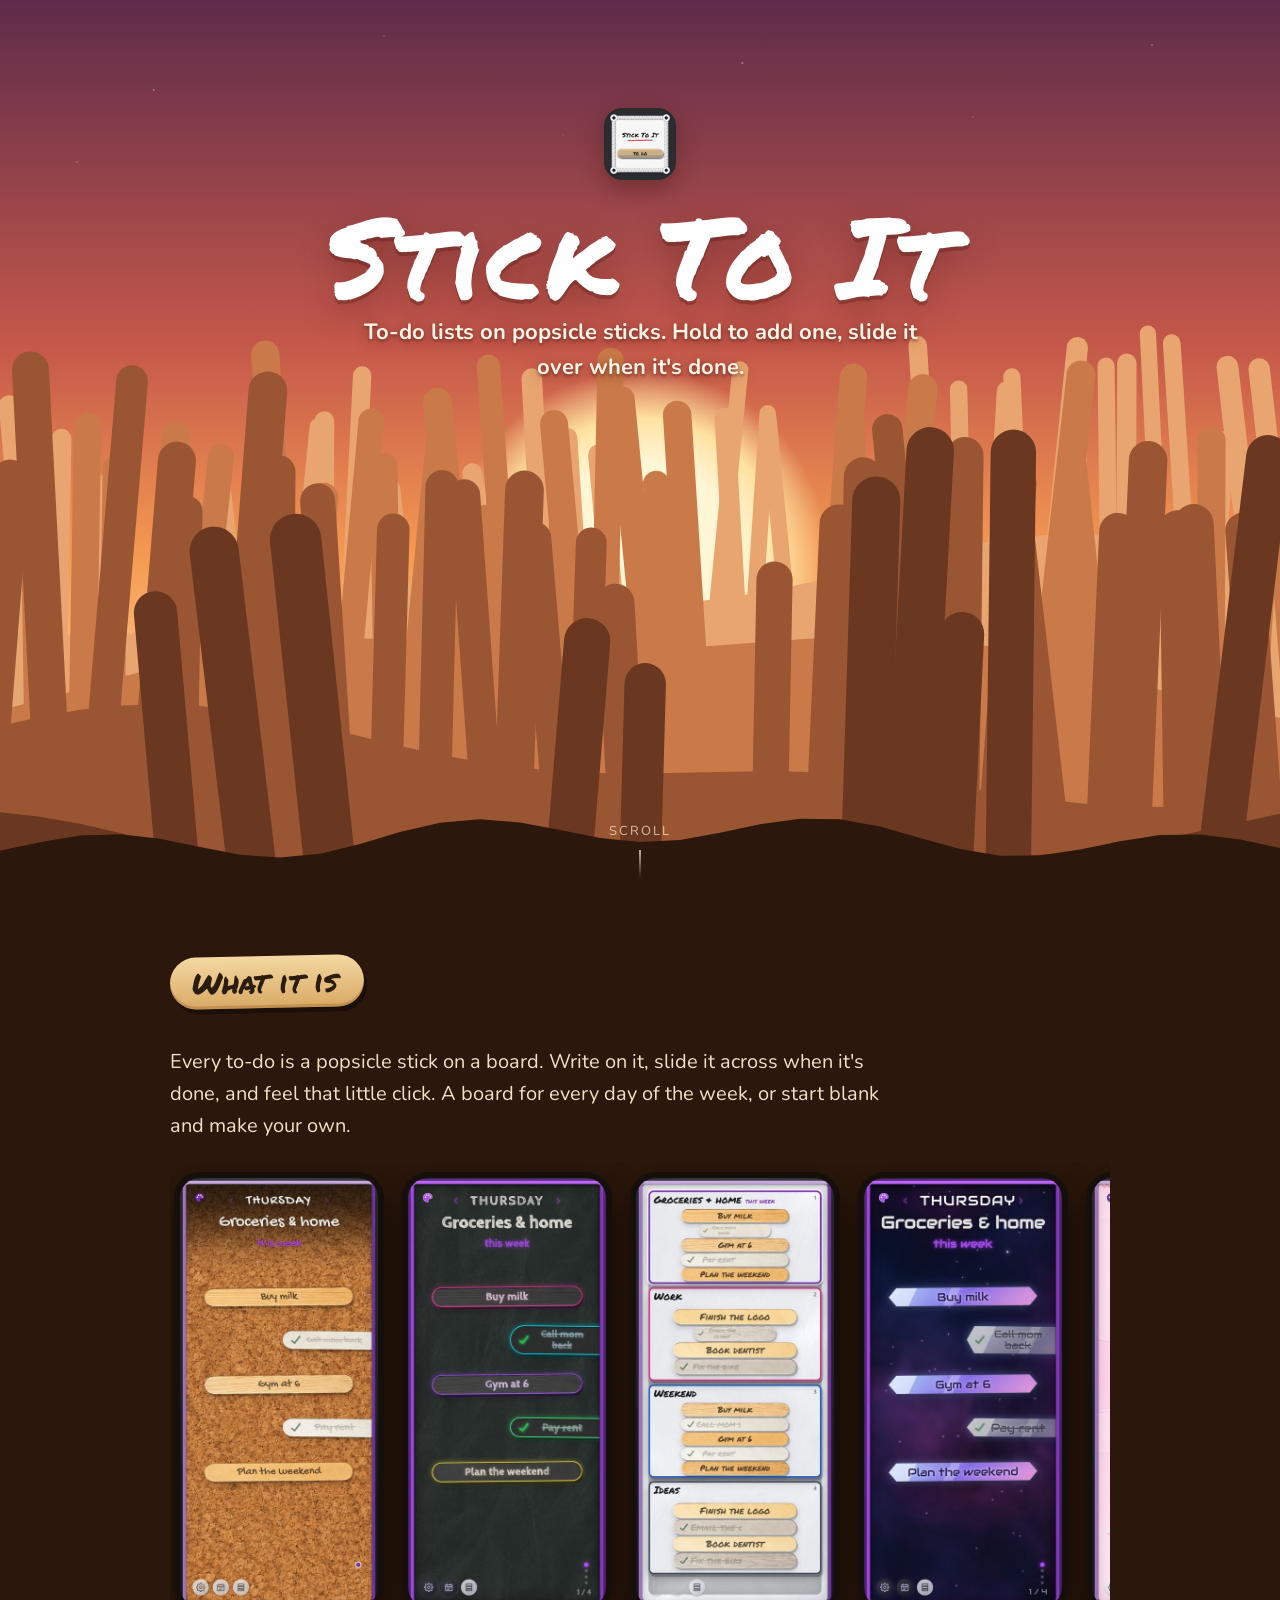
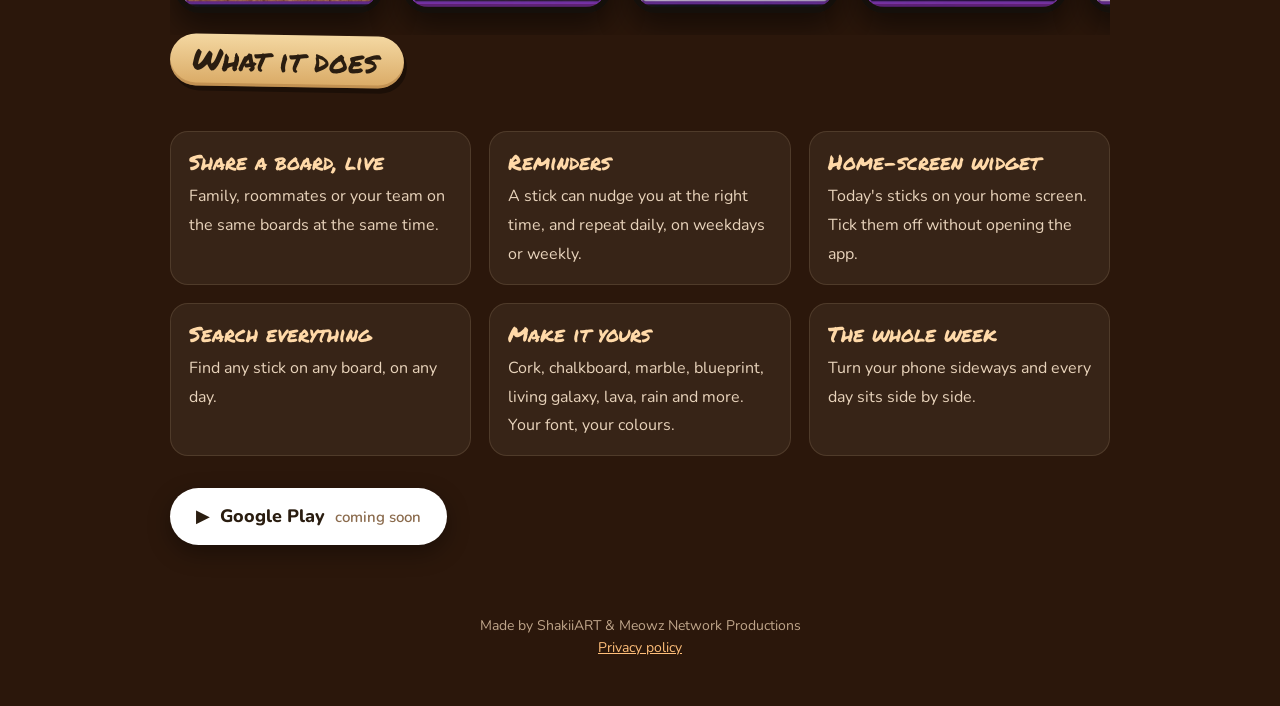
<file: index.html>
<!doctype html>
<html lang="en"><head><meta charset="utf-8"><meta name="viewport" content="width=device-width,initial-scale=1">
<title>Stick To It</title>
<meta name="description" content="To-do lists on popsicle sticks. Hold to add one, slide it over when it's done, and share a board with anyone, live.">
<link rel="icon" href="img/icon.png">
<link rel="stylesheet" href="site.css">
</head><body>
<header class="hero">
  <div class="stars"></div><div class="sun"></div>
  <div class="title">
    <img src="img/icon.png" alt="">
    <h1>Stick To It</h1>
    <p>To-do lists on popsicle sticks. Hold to add one, slide it over when it's done.</p>
  </div>
  <a class="cue" href="#about">Scroll</a>
</header>
<main>
  <div class="wrap" id="about">
    <div class="stickhead">What it is</div>
    <p class="lede">Every to-do is a popsicle stick on a board. Write on it, slide it across when it's done, and feel that little click. A board for every day of the week, or start blank and make your own.</p>
    <div class="shots">
      <img src="img/cork.jpg" alt="Corkboard with sticks" loading="lazy">
      <img src="img/chalk.jpg" alt="Night mode with neon sticks" loading="lazy">
      <img src="img/white.jpg" alt="Every board at a glance" loading="lazy">
      <img src="img/galaxy.jpg" alt="Living galaxy background" loading="lazy">
      <img src="img/pastel.jpg" alt="Sakura style" loading="lazy">
    </div>
    <div class="stickhead alt">What it does</div>
    <div class="grid">
      <div class="feat"><b>Share a board, live</b><span>Family, roommates or your team on the same boards at the same time.</span></div>
      <div class="feat"><b>Reminders</b><span>A stick can nudge you at the right time, and repeat daily, on weekdays or weekly.</span></div>
      <div class="feat"><b>Home-screen widget</b><span>Today's sticks on your home screen. Tick them off without opening the app.</span></div>
      <div class="feat"><b>Search everything</b><span>Find any stick on any board, on any day.</span></div>
      <div class="feat"><b>Make it yours</b><span>Cork, chalkboard, marble, blueprint, living galaxy, lava, rain and more. Your font, your colours.</span></div>
      <div class="feat"><b>The whole week</b><span>Turn your phone sideways and every day sits side by side.</span></div>
    </div>
    <a class="cta" href="#" onclick="return false">&#9654;&nbsp; Google Play <small>coming soon</small></a>
  </div>
</main>
<footer>Made by ShakiiART &amp; Meowz Network Productions<br><a href="privacy.html">Privacy policy</a></footer>
<script src="parallax.js"></script>
</body></html>
</file>
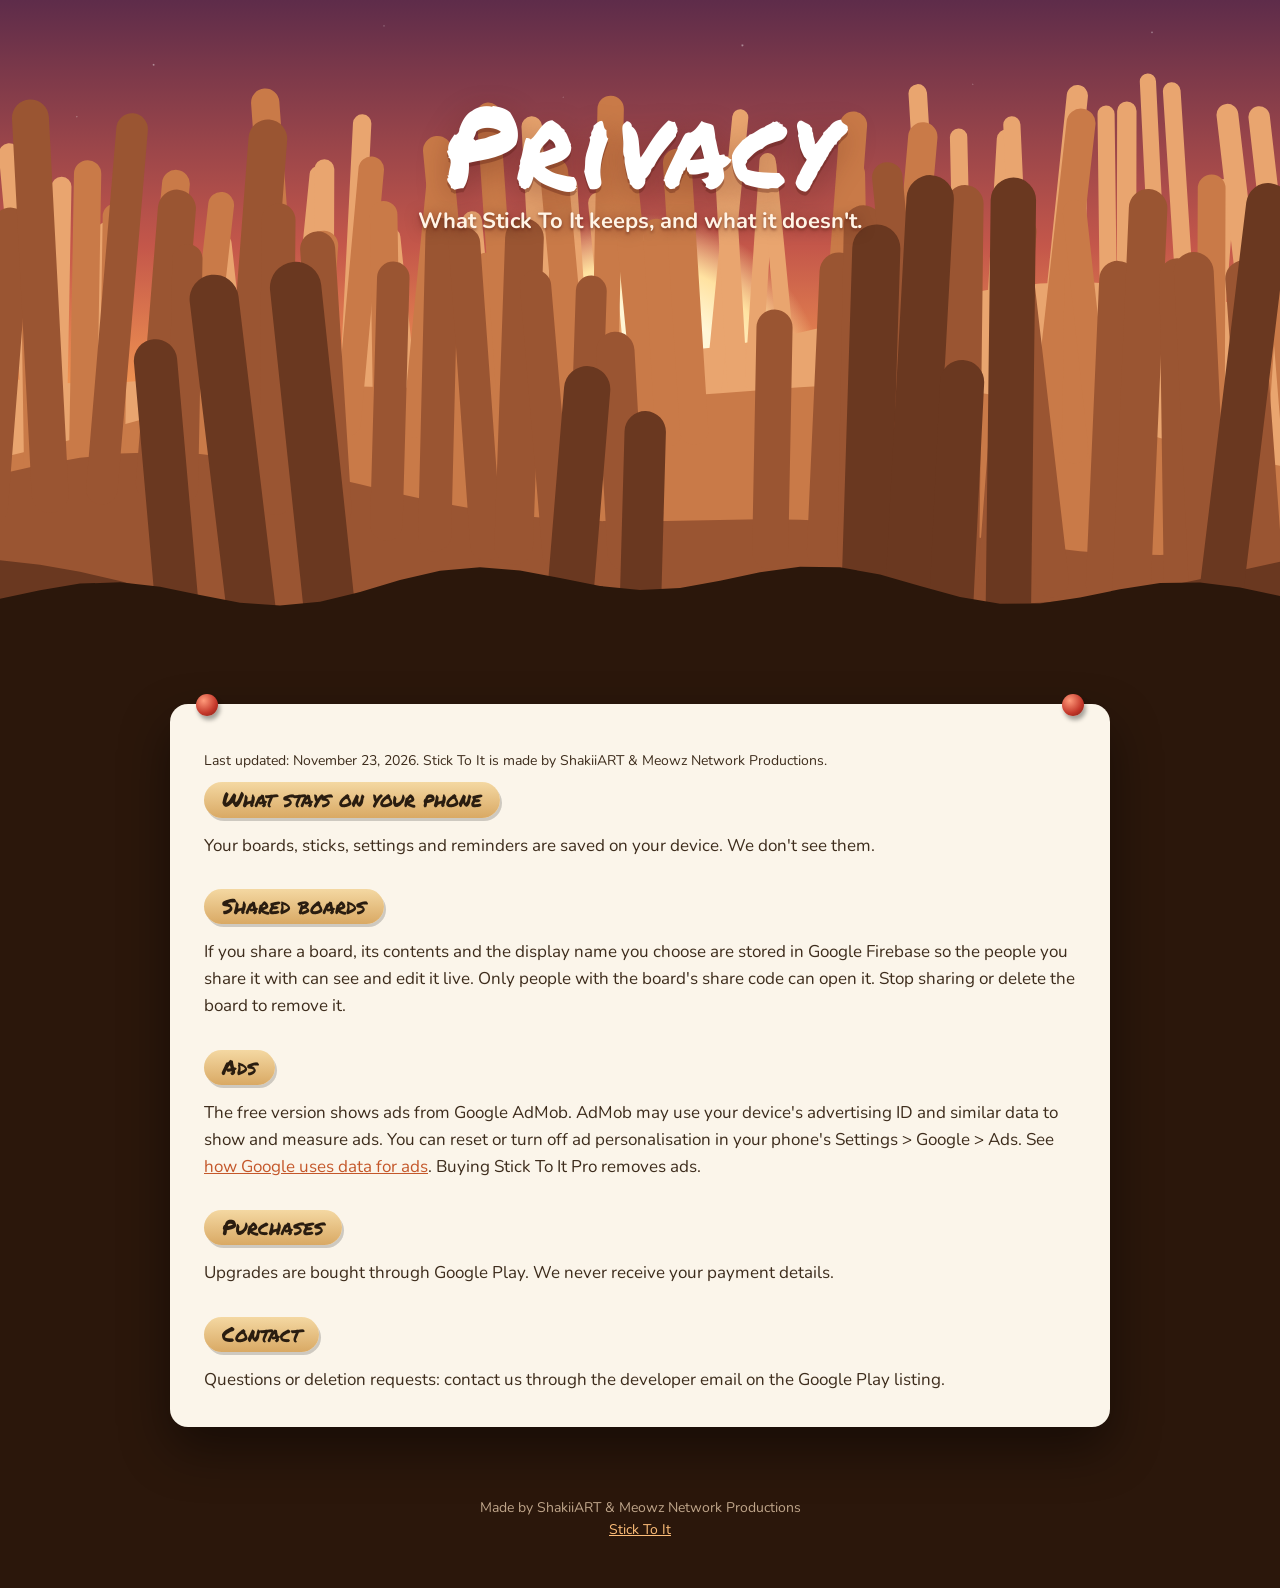
<file: privacy.html>
<!doctype html>
<html lang="en"><head><meta charset="utf-8"><meta name="viewport" content="width=device-width,initial-scale=1">
<title>Stick To It - Privacy Policy</title>
<meta name="description" content="Privacy policy for the Stick To It app.">
<link rel="icon" href="img/icon.png">
<link rel="stylesheet" href="site.css">
</head><body>
<header class="hero short">
  <div class="stars"></div><div class="sun"></div>
  <div class="title">
    <h1>Privacy</h1>
    <p>What Stick To It keeps, and what it doesn't.</p>
  </div>
</header>
<main>
  <div class="wrap">
    <article class="paper">
      <p class="updated">Last updated: November 23, 2026. Stick To It is made by ShakiiART &amp; Meowz Network Productions.</p>
      <h2>What stays on your phone</h2>
      <p>Your boards, sticks, settings and reminders are saved on your device. We don't see them.</p>
      <h2>Shared boards</h2>
      <p>If you share a board, its contents and the display name you choose are stored in Google Firebase so the people you share it with can see and edit it live. Only people with the board's share code can open it. Stop sharing or delete the board to remove it.</p>
      <h2>Ads</h2>
      <p>The free version shows ads from Google AdMob. AdMob may use your device's advertising ID and similar data to show and measure ads. You can reset or turn off ad personalisation in your phone's Settings &gt; Google &gt; Ads. See <a href="https://policies.google.com/technologies/ads">how Google uses data for ads</a>. Buying Stick To It Pro removes ads.</p>
      <h2>Purchases</h2>
      <p>Upgrades are bought through Google Play. We never receive your payment details.</p>
      <h2>Contact</h2>
      <p>Questions or deletion requests: contact us through the developer email on the Google Play listing.</p>
    </article>
  </div>
</main>
<footer>Made by ShakiiART &amp; Meowz Network Productions<br><a href="index.html">Stick To It</a></footer>
<script src="parallax.js"></script>
</body></html>
</file>
<file: site.css>
/* Stick To It website: sunset over hills made of giant popsicle sticks (parallax.js builds the layers) */
@font-face{font-family:'Marker';src:url(fonts/PermanentMarker-Regular.ttf) format('truetype');font-display:swap}
@font-face{font-family:'Nunito';src:url(fonts/Nunito.ttf) format('truetype');font-weight:200 1000;font-display:swap}
:root{
  --sky1:#ffd79a;--sky2:#f59a52;--sky3:#c4574a;--sky4:#5e2c4a;
  --l1:#e9a56f;--l2:#c97a48;--l3:#9a5532;--l4:#6a3820;--ground:#2b170b;
  --wood1:#f4d8a2;--wood2:#d9a964;--ink:#2a1d10;--paper:#fbf5ea;--accent:#c4572a;
}
*{box-sizing:border-box}
html{scroll-behavior:smooth}
body{margin:0;background:var(--ground);color:#f6eadb;font:18px/1.6 'Nunito',system-ui,sans-serif;overflow-x:hidden}
a{color:#ffbf7a}

/* ---------- the parallax hero ---------- */
.hero{position:relative;height:100vh;min-height:560px;overflow:hidden;background:linear-gradient(180deg,var(--sky4) 0%,var(--sky3) 38%,var(--sky2) 62%,var(--sky1) 84%)}
.hero.short{height:72vh;min-height:460px}
.layer{position:absolute;left:0;right:0;bottom:0;height:100%;will-change:transform;pointer-events:none}
.layer svg{position:absolute;left:50%;bottom:0;width:max(100%,1600px);height:auto;transform:translateX(-50%)}
.sun{position:absolute;left:50%;top:62%;width:min(38vw,380px);aspect-ratio:1;border-radius:50%;transform:translate(-50%,-50%);
  background:radial-gradient(circle,#fff6d6 0 36%,#ffe2a1 52%,rgba(255,214,140,0) 70%)}
.stars{position:absolute;inset:0 0 50% 0;background-image:radial-gradient(1.4px 1.4px at 12% 20%,#fff8,transparent),radial-gradient(1px 1px at 30% 8%,#fff6,transparent),
  radial-gradient(1.6px 1.6px at 58% 14%,#fff7,transparent),radial-gradient(1px 1px at 76% 26%,#fff5,transparent),radial-gradient(1.3px 1.3px at 90% 10%,#fff7,transparent),
  radial-gradient(1px 1px at 44% 30%,#fff4,transparent),radial-gradient(1.2px 1.2px at 6% 36%,#fff5,transparent)}
.title{position:absolute;left:0;right:0;top:12%;text-align:center;z-index:5;padding:0 16px;will-change:transform}
.title img{width:72px;height:72px;border-radius:18px;box-shadow:0 8px 24px rgba(60,20,10,.4)}
.title h1{margin:10px 0 4px;font:400 clamp(48px,9vw,112px)/1 'Marker',cursive;color:#fff;letter-spacing:1px;text-shadow:0 4px 0 rgba(90,30,20,.35),0 10px 30px rgba(90,30,20,.35)}
.title p{margin:0 auto;max-width:560px;font-size:clamp(17px,2.2vw,22px);font-weight:700;color:#fff4e6;text-shadow:0 2px 3px rgba(90,30,20,.55),0 2px 14px rgba(90,30,20,.55)}
.cue{position:absolute;left:50%;bottom:22px;transform:translateX(-50%);z-index:6;color:#f6dcc0;font-size:13px;letter-spacing:2px;text-transform:uppercase;opacity:.8;text-decoration:none}
.cue::after{content:'';display:block;width:2px;height:28px;margin:8px auto 0;background:linear-gradient(#f6dcc0,transparent);animation:cue 1.8s ease-in-out infinite}
@keyframes cue{50%{transform:translateY(6px);opacity:.5}}

/* ---------- content ---------- */
main{position:relative;z-index:2;background:var(--ground)}
.wrap{max-width:980px;margin:0 auto;padding:56px 20px 40px}
.stickhead{display:inline-flex;align-items:center;gap:10px;margin:0 0 18px;padding:8px 26px 8px 22px;border-radius:999px;
  background:linear-gradient(180deg,var(--wood1),var(--wood2));color:var(--ink);font:400 clamp(22px,3vw,30px)/1.2 'Marker',cursive;
  box-shadow:3px 5px 0 rgba(0,0,0,.35),inset 0 -3px 0 rgba(120,70,20,.25);transform:rotate(-1.2deg)}
.stickhead.alt{transform:rotate(1deg)}
.lede{font-size:20px;color:#f3dfc6;max-width:720px}
.grid{display:grid;grid-template-columns:repeat(auto-fit,minmax(250px,1fr));gap:18px;margin:26px 0 10px}
.feat{background:rgba(255,240,220,.06);border:1px solid rgba(255,220,180,.12);border-radius:18px;padding:18px 18px 16px}
.feat b{display:block;font:400 21px/1.2 'Marker',cursive;color:#ffd9a8;margin-bottom:6px}
.feat span{color:#e8d3bb;font-size:16px}
.shots{display:flex;gap:18px;overflow-x:auto;padding:10px 4px 22px;scroll-snap-type:x mandatory}
.shots img{flex:none;width:210px;border-radius:26px;border:6px solid #15100b;box-shadow:0 14px 30px rgba(0,0,0,.5);scroll-snap-align:center}
.cta{display:inline-flex;align-items:center;gap:10px;margin-top:22px;padding:14px 26px;border-radius:999px;background:#fff;color:var(--ink);font-weight:800;text-decoration:none;box-shadow:0 8px 22px rgba(0,0,0,.35)}
.cta small{font-weight:600;color:#8a6a4c}
/* privacy: a paper card pinned on the board */
.paper{position:relative;background:var(--paper);color:var(--ink);border-radius:18px;padding:40px 34px 30px;box-shadow:0 22px 50px rgba(0,0,0,.45);font-size:17px}
.paper::before,.paper::after{content:'';position:absolute;top:-10px;width:22px;height:22px;border-radius:50%;
  background:radial-gradient(circle at 35% 30%,#ff9a7a,#c4372a 60%,#7a1c14);box-shadow:2px 4px 4px rgba(0,0,0,.35)}
.paper::before{left:26px}.paper::after{right:26px}
.paper h2{display:inline-block;margin:26px 0 8px;padding:5px 18px;border-radius:999px;background:linear-gradient(180deg,var(--wood1),var(--wood2));
  font:400 21px/1.2 'Marker',cursive;color:var(--ink);box-shadow:2px 3px 0 rgba(0,0,0,.18)}
.paper h2:first-of-type{margin-top:6px}
.paper p{margin:6px 0 4px;color:#3d2c1c}
.paper a{color:var(--accent)}
.updated{color:#8a7560;font-size:14px}
footer{text-align:center;padding:30px 20px 46px;color:#bfa58a;font-size:14px}
footer a{color:#ffbf7a;margin:0 8px}
@media (max-width:600px){.paper{padding:34px 20px 24px}.wrap{padding:44px 16px 30px}}
@media (prefers-reduced-motion:reduce){.layer,.title{transform:none !important}.cue::after{animation:none}}
</file>
